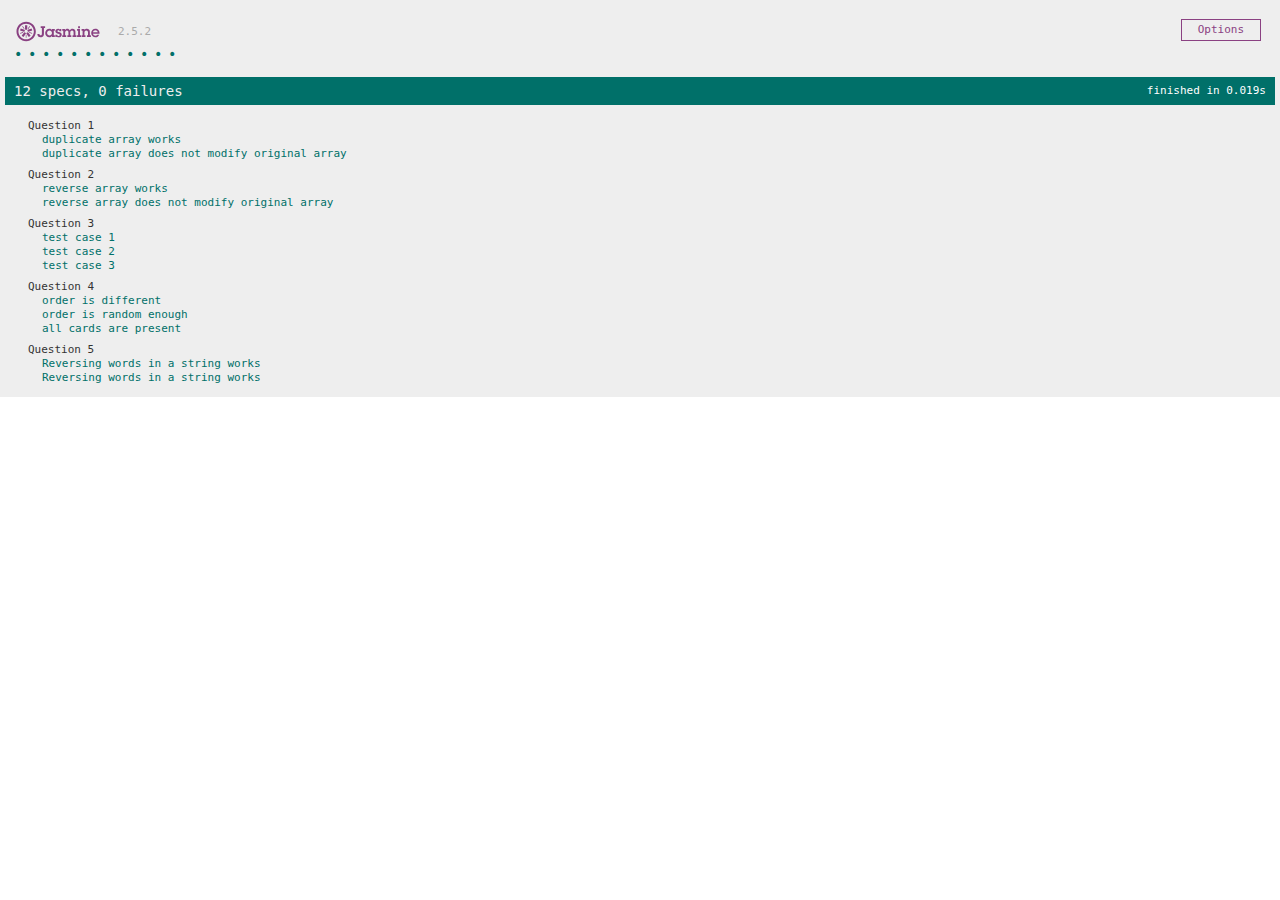
<file: JavascriptTests/index.html>
﻿<!DOCTYPE html>
<html>
<head>
    <title>Tests</title>
    <meta charset="utf-8" />
    <link rel="shortcut icon" type="image/png" href="jasmine/lib/jasmine-2.5.2/jasmine_favicon.png">
    <link rel="stylesheet" type="text/css" href="jasmine/lib/jasmine-2.5.2/jasmine.css">

    <!-- Jasmine core files -->
    <script type="text/javascript" src="jasmine/lib/jasmine-2.5.2/jasmine.js"></script>
    <script type="text/javascript" src="jasmine/lib/jasmine-2.5.2/jasmine-html.js"></script>
    <script type="text/javascript" src="jasmine/lib/jasmine-2.5.2/boot.js"></script>

    <!-- Test helpers -->

	
    <!-- Include source code files here. e.g. This is the code that you want to test against -->
    <script src="Functions.js"></script>

    <!-- Include test spec files here. e.g. these files contain your tests -->
    <script src="Tests.js"></script>
</head>
<body>

</body>
</html>
</file>
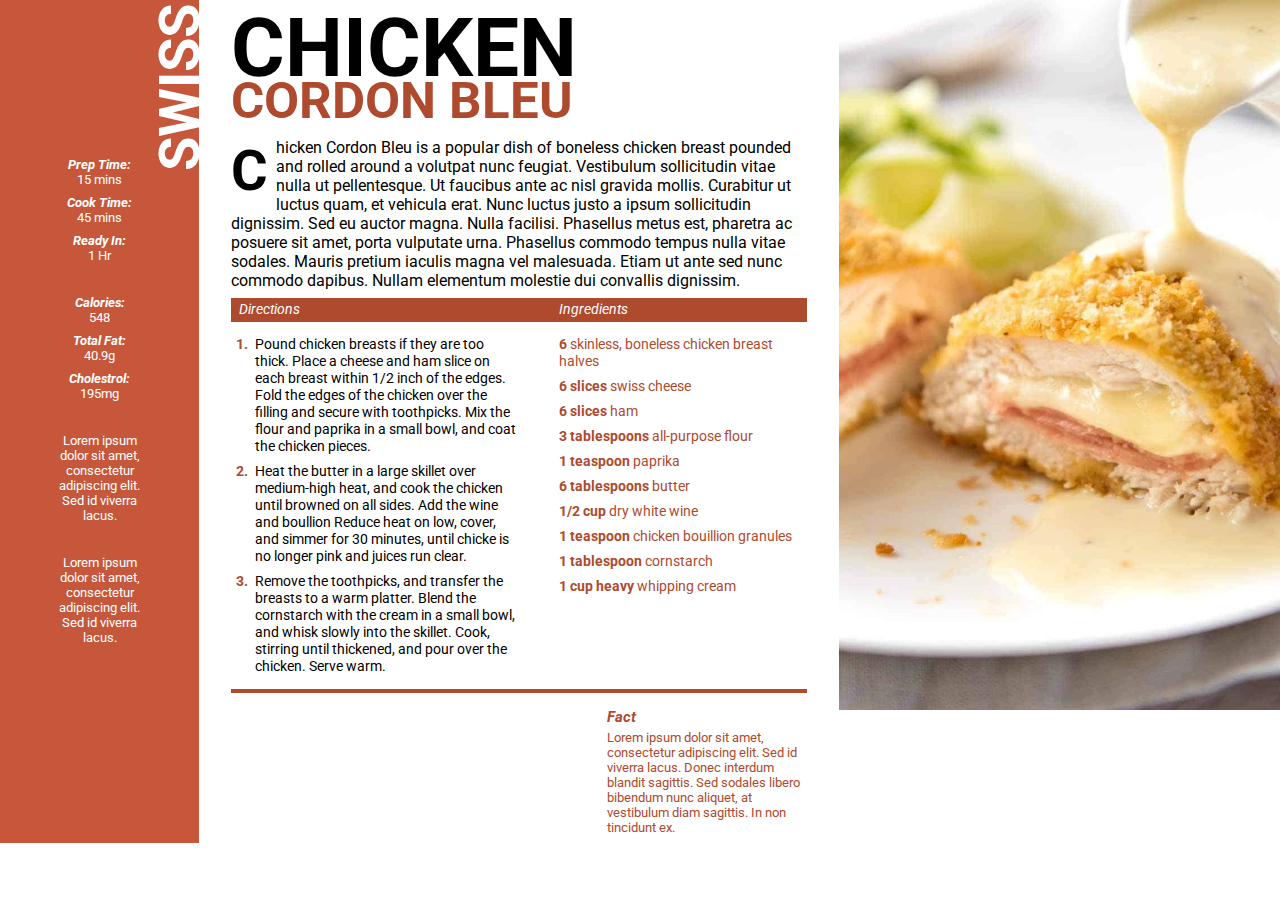
<file: RecipePage/index.html>
<!DOCTYPE html>
<html lang="en">
  <head>
    <meta charset="utf-8">
    <meta name="viewport" content="width=device-width, initial-scale=1">

    <title>Recipe page | Chicken Cordon Bleu</title>
    <link href="https://fonts.googleapis.com/css?family=Noto+Serif:400,400i,700|Roboto:400,400i,700" rel="stylesheet">
    <link rel="stylesheet" href="https://use.fontawesome.com/releases/v5.5.0/css/all.css" integrity="sha384-B4dIYHKNBt8Bc12p+WXckhzcICo0wtJAoU8YZTY5qE0Id1GSseTk6S+L3BlXeVIU" crossorigin="anonymous">


    <link rel="stylesheet" href="./sass/main.css">

    <!-- the below three lines are a fix to get HTML5 semantic elements working in old versions of Internet Explorer-->
    <!--[if lt IE 9]>
      <script src="https://cdnjs.cloudflare.com/ajax/libs/html5shiv/3.7.3/html5shiv.js"></script>
    <![endif]-->
  </head>

  <body>
    <section>
      <!-- Side content contains recipe tips and important info -->
      <aside>
        <h1>Swiss</h1>
        <!-- Recipe info blocks -->
        <div class="info">
          <i class="fas fa-clock"></i>
          <p><span>Prep Time:</span> 15 mins</p>
          <p><span>Cook Time:</span> 45 mins</p>
          <p><span>Ready In:</span> 1 Hr</p>
        </div>
        <div class="info">
          <i class="fas fa-info-circle"></i>
          <p><span>Calories:</span> 548</p>
          <p><span>Total Fat:</span> 40.9g</p>
          <p><span>Cholestrol:</span> 195mg</p>
        </div>
        <div class="info">
          <i class="fas fa-utensils"></i>
          <p>Lorem ipsum dolor sit amet, consectetur adipiscing elit. Sed id viverra lacus.</p>
        </div>
        <div class="info">
          <i class="fas fa-utensils"></i>
          <p>Lorem ipsum dolor sit amet, consectetur adipiscing elit. Sed id viverra lacus.</p>
        </div>
      </aside>

      <!-- Main content area related to recipe details -->
      <article>
        <div class="main-content">
          <h1>Chicken <span>Cordon Bleu</span></h1>
          <p class="large">Chicken Cordon Bleu is a popular dish of boneless chicken breast pounded and rolled around a volutpat nunc feugiat. Vestibulum sollicitudin vitae nulla ut pellentesque. Ut faucibus ante ac nisl gravida mollis. Curabitur ut luctus quam, et vehicula erat. Nunc luctus justo a ipsum sollicitudin dignissim. Sed eu auctor magna. Nulla facilisi. Phasellus metus est, pharetra ac posuere sit amet, porta vulputate urna. Phasellus commodo tempus nulla vitae sodales. Mauris pretium iaculis magna vel malesuada. Etiam ut ante sed nunc commodo dapibus. Nullam elementum molestie dui convallis dignissim.</p>

          <!-- Load Ingredients -->
          <div class="ingredients-content">
            <div class="dt-tr">
                <div class="dt-th">Directions</div>
                <div class="dt-th">Ingredients</div>
            </div>
            <div class="extra-info">
              <div class="directions">
                <ul>
                  <li>Pound chicken breasts if they are too thick. Place a cheese
                  and ham slice on each breast within 1/2 inch of the edges. Fold
                  the edges of the chicken over the filling and secure with toothpicks.
                  Mix the flour and paprika in a small bowl, and coat the chicken pieces.</li>
                  <li>Heat the butter in a large skillet over medium-high heat, and
                  cook the chicken until browned on all sides. Add the wine and boullion 
                  Reduce heat on low, cover, and simmer for 30 minutes, until chicke
                  is no longer pink and juices run clear.</li>
                  <li>Remove the toothpicks, and transfer the breasts to a warm platter.
                  Blend the cornstarch with the cream in a small bowl, and whisk slowly
                  into the skillet. Cook, stirring until thickened, and pour over the 
                  chicken. Serve warm.</li>
                </ul>
              </div>
              <div class="ingredients">
                <ul>
                  <li><strong>6</strong> skinless, boneless chicken breast halves</li>
                  <li><strong>6 slices</strong> swiss cheese</li>
                  <li><strong>6 slices</strong> ham</li>
                  <li><strong>3 tablespoons</strong> all-purpose flour</li>
                  <li><strong>1 teaspoon</strong> paprika</li>
                  <li><strong>6 tablespoons</strong> butter</li>
                  <li><strong>1/2 cup</strong> dry white wine</li>
                  <li><strong>1 teaspoon</strong> chicken bouillion granules</li>
                  <li><strong>1 tablespoon</strong> cornstarch</li>
                  <li><strong>1 cup heavy</strong> whipping cream</li>
                </ul>
              </div>
            </div>
          </div>
          <div class="facts">
            <h3>Fact</h3>
            <p>Lorem ipsum dolor sit amet, consectetur adipiscing elit. Sed id viverra lacus. Donec interdum blandit sagittis. Sed sodales libero bibendum nunc aliquet, at vestibulum diam sagittis. In non tincidunt ex.</p>
          </div>
        </div>
      </article>
      <div class="recipe-img">
        <img src="chicken-cordon.jpg" alt="Chicken cordon" />
      </div>     
    </section>
  </body>
</html>
</file>
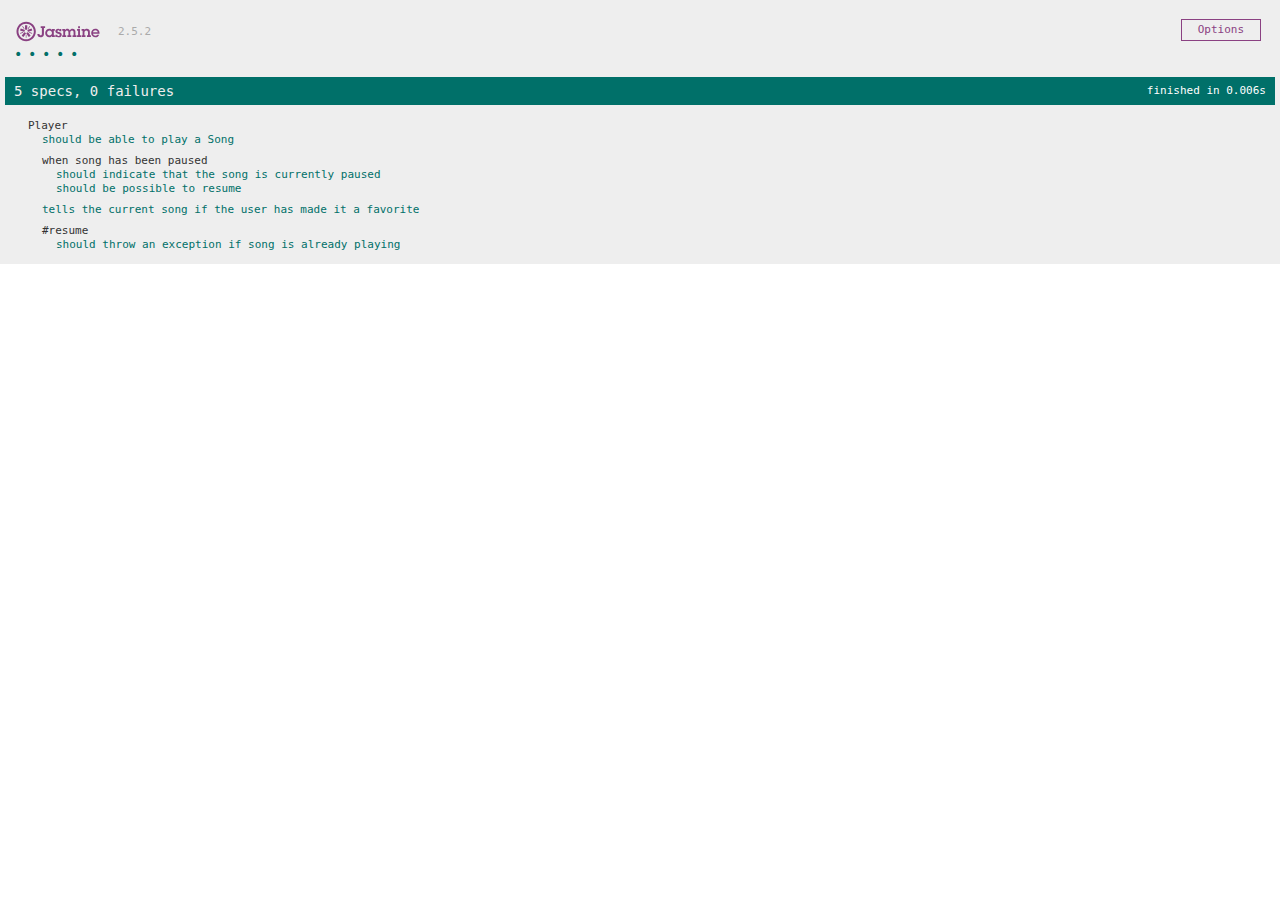
<file: JavascriptTests/jasmine/SpecRunner.html>
<!DOCTYPE html>
<html>
<head>
  <meta charset="utf-8">
  <title>Jasmine Spec Runner v2.5.2</title>

  <link rel="shortcut icon" type="image/png" href="lib/jasmine-2.5.2/jasmine_favicon.png">
  <link rel="stylesheet" href="lib/jasmine-2.5.2/jasmine.css">

  <script src="lib/jasmine-2.5.2/jasmine.js"></script>
  <script src="lib/jasmine-2.5.2/jasmine-html.js"></script>
  <script src="lib/jasmine-2.5.2/boot.js"></script>

  <!-- include source files here... -->
  <script src="src/Player.js"></script>
  <script src="src/Song.js"></script>

  <!-- include spec files here... -->
  <script src="spec/SpecHelper.js"></script>
  <script src="spec/PlayerSpec.js"></script>

</head>

<body>
</body>
</html>
</file>
<file: JavascriptTests/jasmine/lib/jasmine-2.5.2/jasmine.css>
body { overflow-y: scroll; }

.jasmine_html-reporter { background-color: #eee; padding: 5px; margin: -8px; font-size: 11px; font-family: Monaco, "Lucida Console", monospace; line-height: 14px; color: #333; }
.jasmine_html-reporter a { text-decoration: none; }
.jasmine_html-reporter a:hover { text-decoration: underline; }
.jasmine_html-reporter p, .jasmine_html-reporter h1, .jasmine_html-reporter h2, .jasmine_html-reporter h3, .jasmine_html-reporter h4, .jasmine_html-reporter h5, .jasmine_html-reporter h6 { margin: 0; line-height: 14px; }
.jasmine_html-reporter .jasmine-banner, .jasmine_html-reporter .jasmine-symbol-summary, .jasmine_html-reporter .jasmine-summary, .jasmine_html-reporter .jasmine-result-message, .jasmine_html-reporter .jasmine-spec .jasmine-description, .jasmine_html-reporter .jasmine-spec-detail .jasmine-description, .jasmine_html-reporter .jasmine-alert .jasmine-bar, .jasmine_html-reporter .jasmine-stack-trace { padding-left: 9px; padding-right: 9px; }
.jasmine_html-reporter .jasmine-banner { position: relative; }
.jasmine_html-reporter .jasmine-banner .jasmine-title { background: url('[data-uri]') no-repeat; background: url('[data-uri]') no-repeat, none; -moz-background-size: 100%; -o-background-size: 100%; -webkit-background-size: 100%; background-size: 100%; display: block; float: left; width: 90px; height: 25px; }
.jasmine_html-reporter .jasmine-banner .jasmine-version { margin-left: 14px; position: relative; top: 6px; }
.jasmine_html-reporter #jasmine_content { position: fixed; right: 100%; }
.jasmine_html-reporter .jasmine-version { color: #aaa; }
.jasmine_html-reporter .jasmine-banner { margin-top: 14px; }
.jasmine_html-reporter .jasmine-duration { color: #fff; float: right; line-height: 28px; padding-right: 9px; }
.jasmine_html-reporter .jasmine-symbol-summary { overflow: hidden; *zoom: 1; margin: 14px 0; }
.jasmine_html-reporter .jasmine-symbol-summary li { display: inline-block; height: 10px; width: 14px; font-size: 16px; }
.jasmine_html-reporter .jasmine-symbol-summary li.jasmine-passed { font-size: 14px; }
.jasmine_html-reporter .jasmine-symbol-summary li.jasmine-passed:before { color: #007069; content: "\02022"; }
.jasmine_html-reporter .jasmine-symbol-summary li.jasmine-failed { line-height: 9px; }
.jasmine_html-reporter .jasmine-symbol-summary li.jasmine-failed:before { color: #ca3a11; content: "\d7"; font-weight: bold; margin-left: -1px; }
.jasmine_html-reporter .jasmine-symbol-summary li.jasmine-disabled { font-size: 14px; }
.jasmine_html-reporter .jasmine-symbol-summary li.jasmine-disabled:before { color: #bababa; content: "\02022"; }
.jasmine_html-reporter .jasmine-symbol-summary li.jasmine-pending { line-height: 17px; }
.jasmine_html-reporter .jasmine-symbol-summary li.jasmine-pending:before { color: #ba9d37; content: "*"; }
.jasmine_html-reporter .jasmine-symbol-summary li.jasmine-empty { font-size: 14px; }
.jasmine_html-reporter .jasmine-symbol-summary li.jasmine-empty:before { color: #ba9d37; content: "\02022"; }
.jasmine_html-reporter .jasmine-run-options { float: right; margin-right: 5px; border: 1px solid #8a4182; color: #8a4182; position: relative; line-height: 20px; }
.jasmine_html-reporter .jasmine-run-options .jasmine-trigger { cursor: pointer; padding: 8px 16px; }
.jasmine_html-reporter .jasmine-run-options .jasmine-payload { position: absolute; display: none; right: -1px; border: 1px solid #8a4182; background-color: #eee; white-space: nowrap; padding: 4px 8px; }
.jasmine_html-reporter .jasmine-run-options .jasmine-payload.jasmine-open { display: block; }
.jasmine_html-reporter .jasmine-bar { line-height: 28px; font-size: 14px; display: block; color: #eee; }
.jasmine_html-reporter .jasmine-bar.jasmine-failed { background-color: #ca3a11; }
.jasmine_html-reporter .jasmine-bar.jasmine-passed { background-color: #007069; }
.jasmine_html-reporter .jasmine-bar.jasmine-skipped { background-color: #bababa; }
.jasmine_html-reporter .jasmine-bar.jasmine-errored { background-color: #ca3a11; }
.jasmine_html-reporter .jasmine-bar.jasmine-menu { background-color: #fff; color: #aaa; }
.jasmine_html-reporter .jasmine-bar.jasmine-menu a { color: #333; }
.jasmine_html-reporter .jasmine-bar a { color: white; }
.jasmine_html-reporter.jasmine-spec-list .jasmine-bar.jasmine-menu.jasmine-failure-list, .jasmine_html-reporter.jasmine-spec-list .jasmine-results .jasmine-failures { display: none; }
.jasmine_html-reporter.jasmine-failure-list .jasmine-bar.jasmine-menu.jasmine-spec-list, .jasmine_html-reporter.jasmine-failure-list .jasmine-summary { display: none; }
.jasmine_html-reporter .jasmine-results { margin-top: 14px; }
.jasmine_html-reporter .jasmine-summary { margin-top: 14px; }
.jasmine_html-reporter .jasmine-summary ul { list-style-type: none; margin-left: 14px; padding-top: 0; padding-left: 0; }
.jasmine_html-reporter .jasmine-summary ul.jasmine-suite { margin-top: 7px; margin-bottom: 7px; }
.jasmine_html-reporter .jasmine-summary li.jasmine-passed a { color: #007069; }
.jasmine_html-reporter .jasmine-summary li.jasmine-failed a { color: #ca3a11; }
.jasmine_html-reporter .jasmine-summary li.jasmine-empty a { color: #ba9d37; }
.jasmine_html-reporter .jasmine-summary li.jasmine-pending a { color: #ba9d37; }
.jasmine_html-reporter .jasmine-summary li.jasmine-disabled a { color: #bababa; }
.jasmine_html-reporter .jasmine-description + .jasmine-suite { margin-top: 0; }
.jasmine_html-reporter .jasmine-suite { margin-top: 14px; }
.jasmine_html-reporter .jasmine-suite a { color: #333; }
.jasmine_html-reporter .jasmine-failures .jasmine-spec-detail { margin-bottom: 28px; }
.jasmine_html-reporter .jasmine-failures .jasmine-spec-detail .jasmine-description { background-color: #ca3a11; }
.jasmine_html-reporter .jasmine-failures .jasmine-spec-detail .jasmine-description a { color: white; }
.jasmine_html-reporter .jasmine-result-message { padding-top: 14px; color: #333; white-space: pre; }
.jasmine_html-reporter .jasmine-result-message span.jasmine-result { display: block; }
.jasmine_html-reporter .jasmine-stack-trace { margin: 5px 0 0 0; max-height: 224px; overflow: auto; line-height: 18px; color: #666; border: 1px solid #ddd; background: white; white-space: pre; }
</file>
<file: RecipePage/sass/main.css>
/* Resest */
body {
  padding: 0;
  margin: 0;
  font-family: Roboto;
  font-size: 16px;
}

p {
  margin-top: 0;
  margin-bottom: 0.5rem;
}

ul {
  list-style: none;
}
ul li {
  margin-bottom: 0.5rem;
}

h1 {
  font-size: 3.1rem;
  text-transform: uppercase;
}
@media only screen and (min-width: 768px) {
  h1 {
    font-size: 5.1rem;
  }
}

section {
  display: flex;
  flex-wrap: wrap;
  overflow: hidden;
}
@media only screen and (min-width: 768px) {
  section {
    flex-wrap: nowrap;
  }
}
section aside {
  background-color: #c6573b;
  text-align: center;
  padding: 1rem;
  color: white;
  width: 100%;
  order: 3;
  display: flex;
  flex-wrap: wrap;
}
@media only screen and (min-width: 768px) {
  section aside {
    display: block;
    width: auto;
    order: 1;
  }
}
section aside h1 {
  transform: rotate(-90deg);
  position: relative;
  left: 52%;
  font-size: 1.2rem;
  display: none;
}
@media only screen and (min-width: 768px) {
  section aside h1 {
    font-size: 3.5rem;
    left: 48%;
    display: block;
  }
}
section aside .info {
  color: white;
  margin-bottom: 2rem;
  flex: 0 0 50%;
}
@media only screen and (min-width: 768px) {
  section aside .info {
    flex: 0 0 auto;
  }
}
section aside .info .fas {
  font-size: 2rem;
  margin-bottom: 0.5rem;
}
section aside .info p {
  font-size: 0.8rem;
  width: 100px;
  margin: 0.5rem auto;
}
section aside .info p span {
  font-weight: bold;
  font-style: italic;
  display: block;
}
section article {
  width: 100%;
  order: 2;
}
@media only screen and (min-width: 768px) {
  section article {
    flex: 0 0 50%;
    order: 1;
  }
}
section article .main-content {
  padding: 0 2rem;
}
section article .main-content h1 {
  margin: 1rem 0;
  line-height: 0.8;
}
section article .main-content h1 span {
  display: block;
  font-size: 2.2rem;
  color: #ae4a2e;
}
@media only screen and (min-width: 768px) {
  section article .main-content h1 span {
    font-size: 3.2rem;
  }
}
section article .main-content .large::first-letter {
  font-weight: bold;
  float: left;
  font-size: 3.5rem;
  padding-right: 0.5rem;
}
section article .main-content .ingredients-content {
  border-bottom: 4px solid #ae4a2e;
  font-size: 0.9rem;
}
section article .main-content .ingredients-content .dt-tr {
  display: flex;
  background: #ae4a2e;
  color: white;
  padding: 0.2rem 0.5rem;
}
section article .main-content .ingredients-content .dt-tr > div {
  flex: 1;
}
section article .main-content .ingredients-content .dt-tr .dt-th {
  font-style: italic;
}
section article .main-content .ingredients-content .dt-tr .dt-th:nth-of-type(2) {
  margin-left: 5rem;
}
section article .main-content .ingredients-content .extra-info {
  display: flex;
}
section article .main-content .ingredients-content .extra-info > div {
  flex: 1;
}
section article .main-content .ingredients-content .extra-info .directions ul {
  counter-reset: section;
  padding-left: 1.5rem;
  position: relative;
}
section article .main-content .ingredients-content .extra-info .directions ul li:before {
  counter-increment: section;
  content: counter(section) ".";
  color: #ae4a2e;
  font-weight: bold;
  position: absolute;
  left: 5px;
}
section article .main-content .ingredients-content .extra-info .ingredients ul {
  color: #ae4a2e;
}
section .facts {
  width: 200px;
  margin-left: auto;
  font-size: 0.8rem;
  color: #ae4a2e;
}
section .facts h3 {
  margin-bottom: 0.2rem;
  font-style: italic;
}
section .recipe-img {
  order: 2;
}
@media only screen and (min-width: 768px) {
  section .recipe-img {
    max-width: 115%;
    order: 3;
  }
}
section .recipe-img img {
  max-width: 100%;
}
@media only screen and (min-width: 768px) {
  section .recipe-img img {
    max-width: 115%;
  }
}

/*# sourceMappingURL=main.css.map */
</file>
